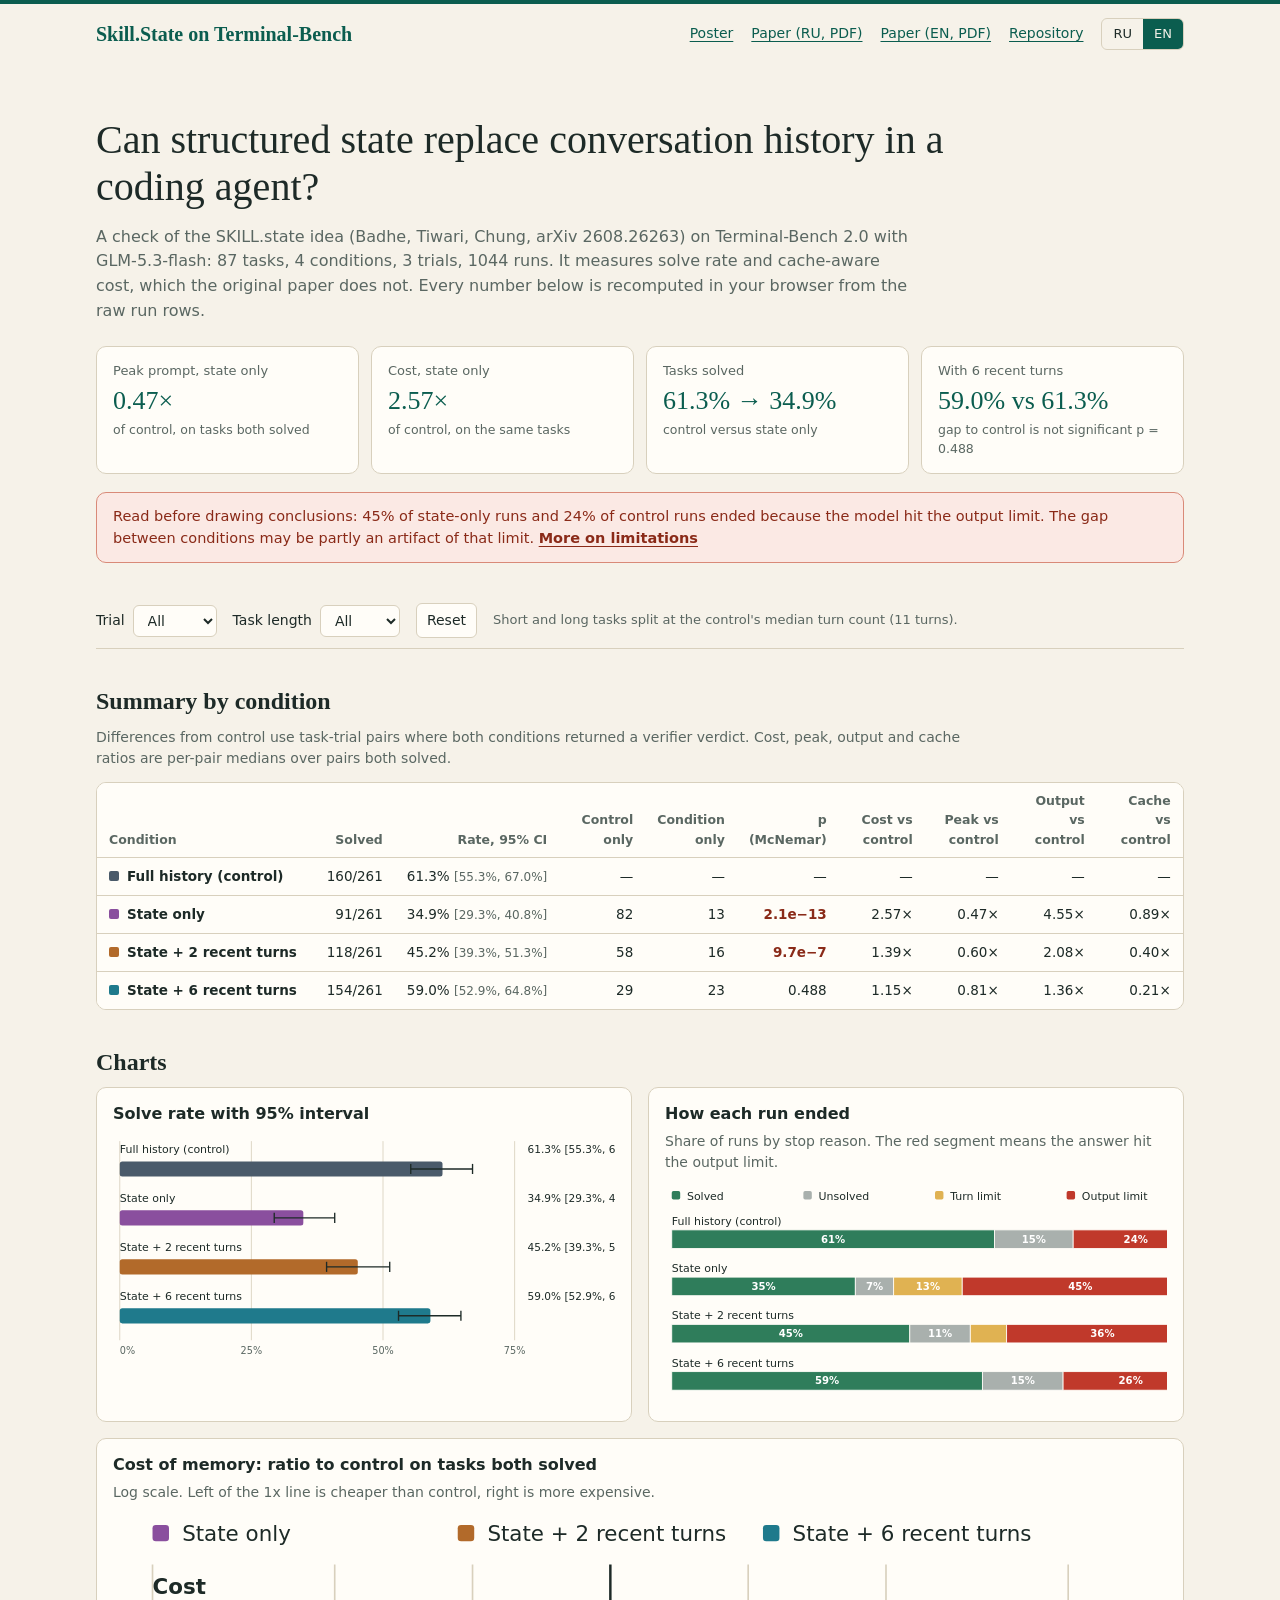
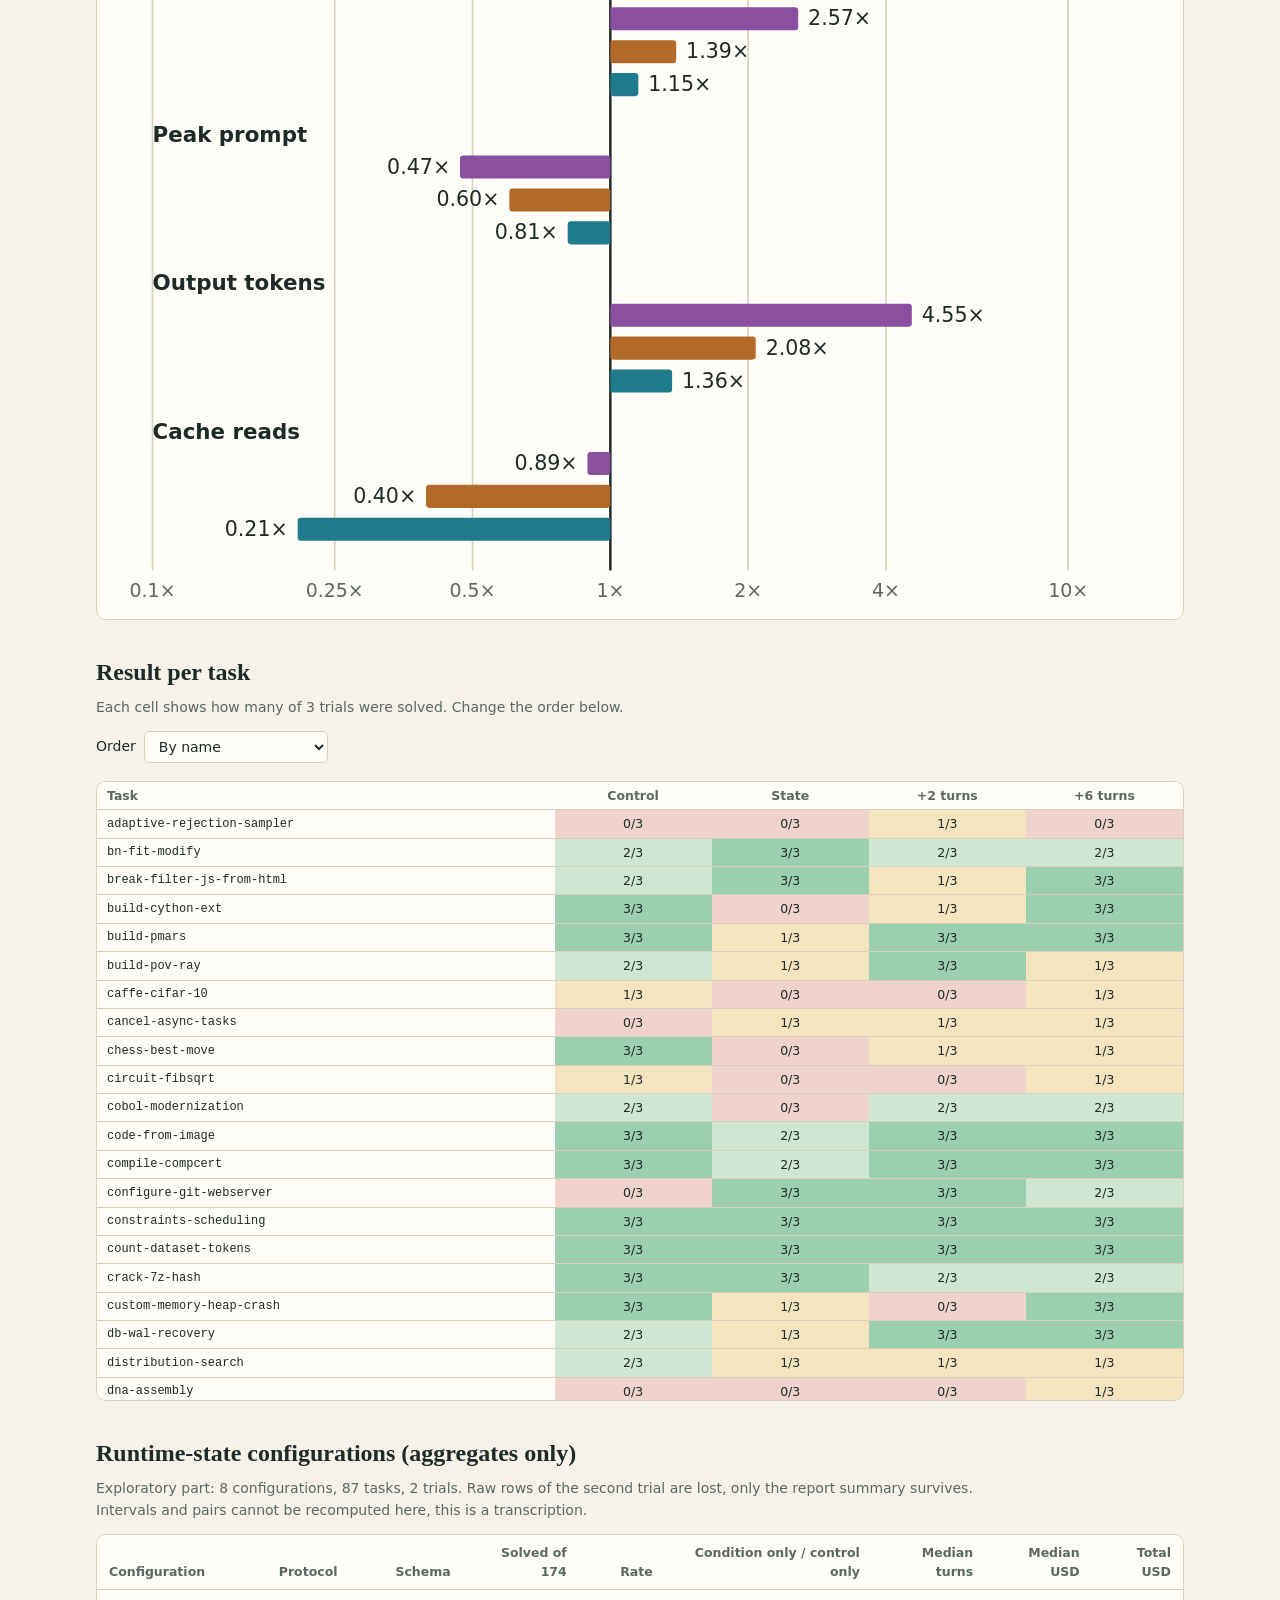
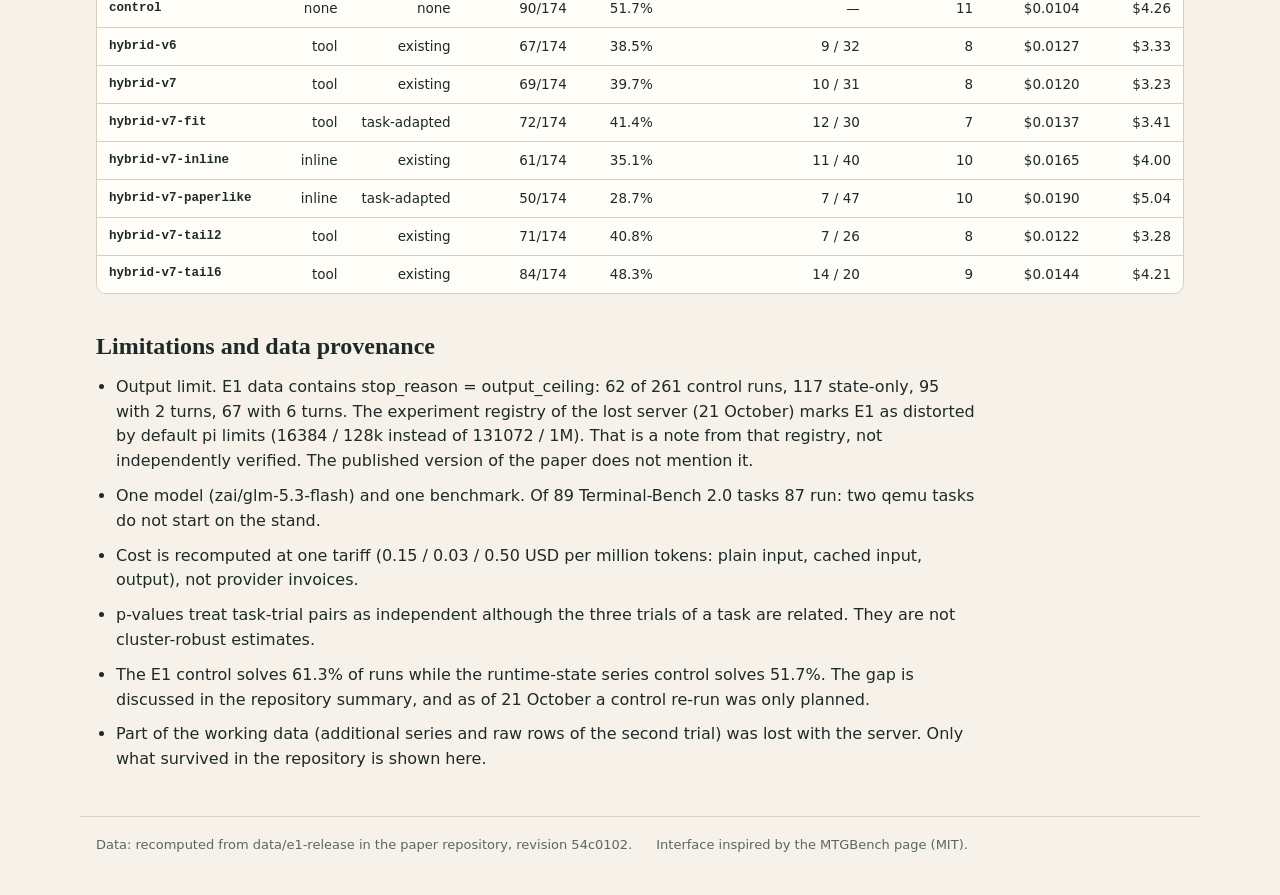
<file: site/index.html>
<!doctype html>
<html lang="ru">
<head>
<meta charset="utf-8">
<meta name="viewport" content="width=device-width, initial-scale=1">
<meta name="description" content="Skill.State on Terminal-Bench 2.0: interactive results of 1044 runs, solve rate and cache-aware cost.">
<title>Skill.State на Terminal-Bench</title>
<link rel="stylesheet" href="style.css">
<script type="module" src="app.js"></script>
</head>
<body>
<a class="skip" href="#main" data-i18n="skip"></a>
<header class="top">
  <span class="brand" data-i18n="brand"></span>
  <nav aria-label="Links">
    <a href="poster.html" data-i18n="posterNav"></a>
    <a href="https://github.com/DadaDevelopment/skill.state-paper/blob/main/paper-ru/main.pdf" data-i18n="paperRu"></a>
    <a href="https://github.com/DadaDevelopment/skill.state-paper/blob/main/paper/main.pdf" data-i18n="paperEn"></a>
    <a id="repo-link" href="https://github.com/DadaDevelopment/skill.state-paper" data-i18n="repo"></a>
    <span class="lang" role="group" aria-label="Language">
      <button type="button" data-lang="ru" aria-pressed="true">RU</button>
      <button type="button" data-lang="en" aria-pressed="false">EN</button>
    </span>
  </nav>
</header>
<main id="main">
  <section class="hero">
    <h1 data-i18n="title"></h1>
    <p class="subtitle" data-i18n="subtitle"></p>
    <dl class="keys">
      <div><dt data-i18n="keyPeak"></dt><dd id="key-peak"></dd><dd class="note" data-i18n="keyPeakNote"></dd></div>
      <div><dt data-i18n="keyCost"></dt><dd id="key-cost"></dd><dd class="note" data-i18n="keyCostNote"></dd></div>
      <div><dt data-i18n="keySolve"></dt><dd id="key-solve"></dd><dd class="note" data-i18n="keySolveNote"></dd></div>
      <div><dt data-i18n="keyRecover"></dt><dd id="key-recover"></dd><dd class="note"><span data-i18n="keyRecoverNote"></span> <span id="key-recover-p"></span></dd></div>
    </dl>
    <p class="caveat" role="note"><span id="caveat-text"></span> <a href="#limits-section" data-i18n="caveatLink"></a></p>
  </section>
  <p id="fatal" class="fatal" role="alert" hidden></p>

  <div class="toolbar" role="group" aria-label="Filters">
    <label><span data-i18n="toolbarTrial"></span><select id="trial"></select></label>
    <label><span data-i18n="toolbarHorizon"></span><select id="horizon"></select></label>
    <button type="button" id="reset" data-i18n="reset"></button>
    <span id="horizon-note" class="note"></span>
  </div>

  <section aria-labelledby="h-table">
    <h2 id="h-table" data-i18n="secTable"></h2>
    <p class="hint" data-i18n="secTableHint"></p>
    <div class="scroll" tabindex="0"><div id="table"></div></div>
  </section>

  <section aria-labelledby="h-charts">
    <h2 id="h-charts" data-i18n="secCharts"></h2>
    <div class="charts">
      <figure><figcaption data-i18n="chartRate"></figcaption><div id="chart-rate"></div></figure>
      <figure><figcaption data-i18n="chartStop"></figcaption><p class="hint" data-i18n="chartStopHint"></p><div id="chart-stop"></div></figure>
      <figure class="wide"><figcaption data-i18n="chartRatio"></figcaption><p class="hint" data-i18n="chartRatioHint"></p><div id="chart-ratio"></div></figure>
    </div>
  </section>

  <section aria-labelledby="h-heat">
    <h2 id="h-heat" data-i18n="secHeat"></h2>
    <p class="hint" data-i18n="secHeatHint"></p>
    <div class="toolbar plain"><label><span data-i18n="sortLabel"></span><select id="sort"></select></label></div>
    <div class="scroll heat-wrap" tabindex="0"><div id="heatmap"></div></div>
  </section>

  <section aria-labelledby="h-vaxis">
    <h2 id="h-vaxis" data-i18n="secVaxis"></h2>
    <p class="hint" data-i18n="secVaxisHint"></p>
    <div class="scroll" tabindex="0"><div id="vaxis"></div></div>
  </section>

  <section id="limits-section" aria-labelledby="h-limits">
    <h2 id="h-limits" data-i18n="secLimits"></h2>
    <ul id="limits" class="limits"></ul>
  </section>
</main>
<footer>
  <span id="footer-data"></span>
  <span data-i18n="footerCredit"></span>
</footer>
<noscript>This page needs JavaScript. The data and the paper are in the repository.</noscript>
</body>
</html>
</file>
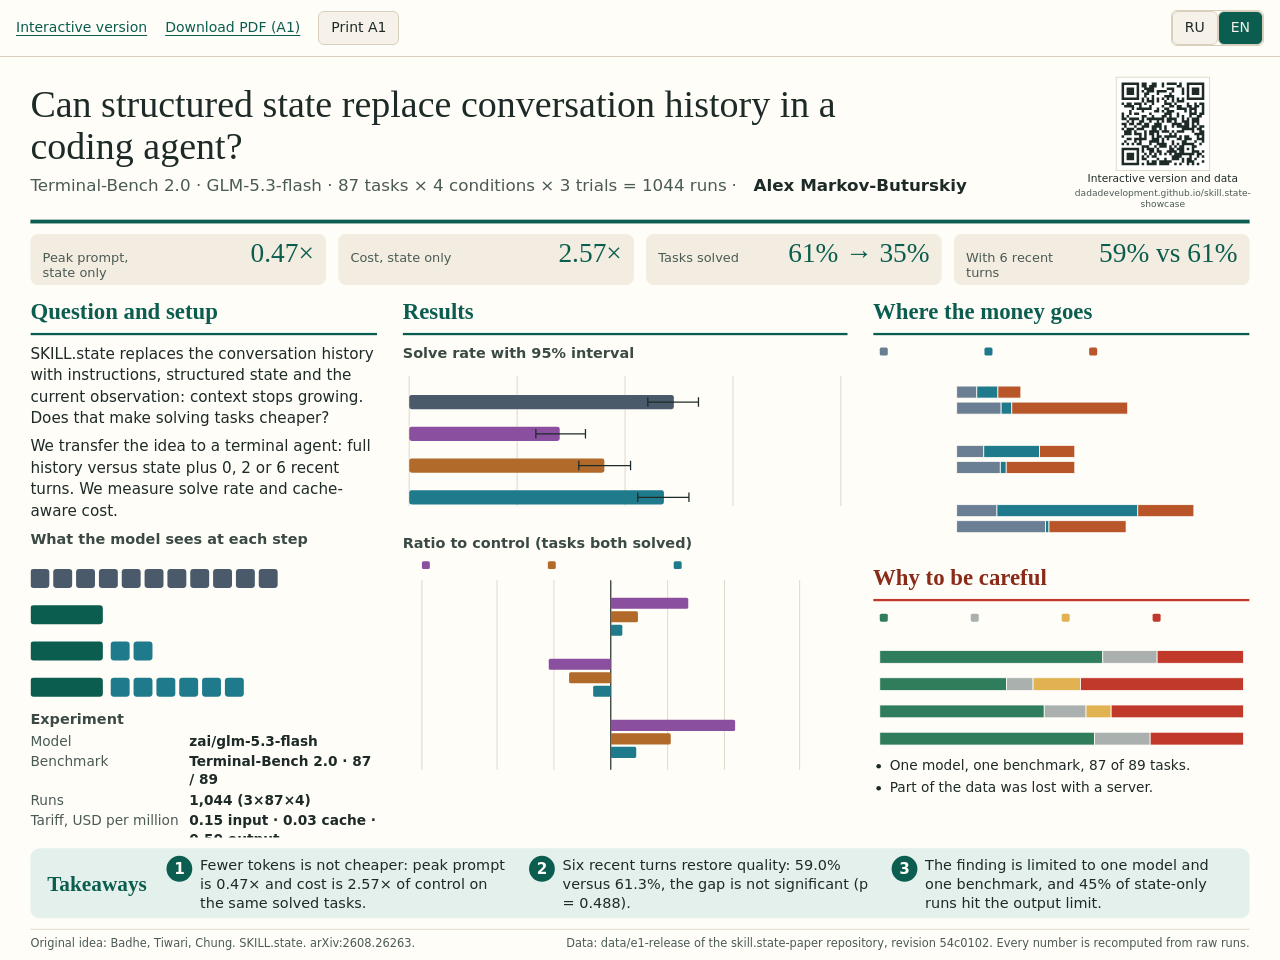
<file: site/poster.html>
<!doctype html>
<html lang="ru" data-theme="light">
<head>
<meta charset="utf-8">
<meta name="viewport" content="width=device-width, initial-scale=1">
<meta name="description" content="Poster: does structured state replace conversation history in a coding agent? Terminal-Bench 2.0, 1044 runs.">
<title>Skill.State: постер</title>
<link rel="stylesheet" href="style.css">
<link rel="stylesheet" href="poster.css">
<script type="module" src="poster.js"></script>
</head>
<body class="poster-page">
<div class="screen-bar">
  <a href="./" id="back-link" data-i18n="interactiveNav"></a>
  <a href="skill-state-poster-ru.pdf" id="pdf-link" data-i18n="pPdf"></a>
  <button type="button" id="print" data-i18n="pPrint"></button>
  <span class="lang" role="group" aria-label="Language">
    <button type="button" data-lang="ru" aria-pressed="true">RU</button>
    <button type="button" data-lang="en" aria-pressed="false">EN</button>
  </span>
</div>
<div class="stage" id="stage">
  <main class="sheet" id="sheet">
    <header class="p-head">
      <div class="p-title">
        <h1 data-i18n="title"></h1>
        <p class="p-sub" data-i18n="posterSub"></p>
        <p class="p-author"><span data-i18n="posterAuthor"></span></p>
      </div>
      <a class="p-qr" href="https://dadadevelopment.github.io/skill.state-showcase/">
        <img src="assets/qr.svg" alt="QR code" width="124" height="124">
        <span data-i18n="posterScan"></span>
        <span class="url">dadadevelopment.github.io/skill.state-showcase</span>
      </a>
    </header>

    <dl class="p-keys">
      <div><dt data-i18n="keyPeak"></dt><dd id="p-key-peak"></dd></div>
      <div><dt data-i18n="keyCost"></dt><dd id="p-key-cost"></dd></div>
      <div><dt data-i18n="keySolve"></dt><dd id="p-key-solve"></dd></div>
      <div><dt data-i18n="keyRecover"></dt><dd id="p-key-recover"></dd></div>
    </dl>

    <div class="p-body">
      <section class="col col-a">
        <h2 data-i18n="pQuestion"></h2>
        <p data-i18n="pQuestionP1"></p>
        <p data-i18n="pQuestionP2"></p>
        <h3 data-i18n="pDiagram"></h3>
        <div id="diagram"></div>
        <h3 data-i18n="pFacts"></h3>
        <dl class="facts" id="facts"></dl>
      </section>

      <section class="col col-b">
        <h2 data-i18n="pResults"></h2>
        <h3 data-i18n="chartRate"></h3>
        <div id="p-chart-rate"></div>
        <h3 data-i18n="pRatioCap"></h3>
        <div id="p-chart-ratio"></div>
      </section>

      <section class="col col-c">
        <h2 data-i18n="pMechanism"></h2>
        <div id="p-chart-parts"></div>
        <h2 class="warn-h" data-i18n="pLimits"></h2>
        <div id="p-chart-stop"></div>
        <ul class="p-limits" id="p-limits"></ul>
      </section>
    </div>

    <section class="p-take">
      <h2 data-i18n="pTakeaways"></h2>
      <ol id="takeaways"></ol>
    </section>

    <footer class="p-foot">
      <span data-i18n="pRef"></span>
      <span id="p-foot-data"></span>
    </footer>
  </main>
</div>
</body>
</html>
</file>
<file: site/style.css>
:root {
  --bg: #f6f2e9;
  --surface: #fffdf8;
  --ink: #1d2a27;
  --muted: #5a6762;
  --line: #d8d0bd;
  --accent: #0b5d4f;
  --accent-ink: #f6f2e9;
  --warn-bg: #fbe9e4;
  --warn-line: #d98a78;
  --warn-ink: #8a2a18;
  --c0: #4a5a6a;
  --c1: #8a4f9e;
  --c2: #b26a2a;
  --c3: #1f7a8c;
  --stop0: #2f7d5b;
  --stop1: #a9b0ad;
  --stop3: #e0b252;
  --stop2: #c0392b;
  --lv-none: #ece7da;
  --lv0: #f0d3cd;
  --lv1: #f4e4bf;
  --lv2: #cfe6d2;
  --lv3: #9ccfaf;
  --sig: #8a2a18;
  --p-input: #6b7f94;
  --p-cache: #1f7a8c;
  --p-output: #b8562a;
  color-scheme: light;
}

:root[data-theme="dark"] {
  --bg: #14201d;
  --surface: #1b2b27;
  --ink: #e8e3d6;
  --muted: #a3b0aa;
  --line: #34463f;
  --accent: #5bb8a4;
  --accent-ink: #10201c;
  --warn-bg: #3a211c;
  --warn-line: #8a4a3c;
  --warn-ink: #f0b3a4;
  --c0: #8fa3b5;
  --c1: #c08ad1;
  --c2: #e09a5a;
  --c3: #5fc0d2;
  --stop0: #4fae85;
  --stop1: #6b7773;
  --stop3: #c9a04a;
  --stop2: #e0624f;
  --lv-none: #25362f;
  --lv0: #5a2f28;
  --lv1: #5a4a26;
  --lv2: #2f5a3f;
  --lv3: #3f7f58;
  --sig: #f0b3a4;
  color-scheme: dark;
}

@media (prefers-color-scheme: dark) {
  :root:not([data-theme="light"]) {
    --bg: #14201d;
    --surface: #1b2b27;
    --ink: #e8e3d6;
    --muted: #a3b0aa;
    --line: #34463f;
    --accent: #5bb8a4;
    --accent-ink: #10201c;
    --warn-bg: #3a211c;
    --warn-line: #8a4a3c;
    --warn-ink: #f0b3a4;
    --c0: #8fa3b5;
    --c1: #c08ad1;
    --c2: #e09a5a;
    --c3: #5fc0d2;
    --stop0: #4fae85;
    --stop1: #6b7773;
    --stop3: #c9a04a;
    --stop2: #e0624f;
    --lv-none: #25362f;
    --lv0: #5a2f28;
    --lv1: #5a4a26;
    --lv2: #2f5a3f;
    --lv3: #3f7f58;
    --sig: #f0b3a4;
    color-scheme: dark;
  }
}

* { box-sizing: border-box; }
[hidden] { display: none !important; }

html { scroll-behavior: smooth; scroll-padding-top: 16px; }

body {
  margin: 0;
  background: var(--bg);
  color: var(--ink);
  font: 16px/1.55 system-ui, -apple-system, "Segoe UI", Roboto, "Noto Sans", sans-serif;
  border-top: 4px solid var(--accent);
}

a { color: var(--accent); text-underline-offset: 3px; }
a:hover { text-decoration-thickness: 2px; }
:focus-visible { outline: 2px solid var(--accent); outline-offset: 2px; }

.skip { position: absolute; left: 12px; top: -60px; background: var(--surface); padding: 10px 14px; border: 1px solid var(--line); z-index: 10; }
.skip:focus { top: 12px; }

.top, main, footer { max-width: 1120px; margin: 0 auto; padding-left: 16px; padding-right: 16px; }

.top { display: flex; flex-wrap: wrap; align-items: center; justify-content: space-between; gap: 8px 20px; padding-top: 14px; padding-bottom: 14px; }
.brand { font-family: Georgia, "Times New Roman", serif; font-size: 20px; color: var(--accent); font-weight: 600; }
.top nav { display: flex; flex-wrap: wrap; align-items: center; gap: 6px 18px; font-size: 14px; }

.lang { display: inline-flex; border: 1px solid var(--line); border-radius: 6px; overflow: hidden; }
.lang button { border: 0; border-radius: 0; background: transparent; padding: 5px 11px; font: inherit; font-size: 13px; color: var(--ink); cursor: pointer; }
.lang button[aria-pressed="true"] { background: var(--accent); color: var(--accent-ink); }

.hero { padding: 18px 0 8px; }
h1 { font-family: Georgia, "Times New Roman", serif; font-weight: 500; font-size: clamp(26px, 4.2vw, 40px); line-height: 1.18; margin: 0 0 14px; max-width: 880px; }
.subtitle { color: var(--muted); max-width: 820px; margin: 0 0 22px; }

.keys { display: grid; grid-template-columns: repeat(4, 1fr); gap: 12px; margin: 0 0 18px; }
.keys > div { background: var(--surface); border: 1px solid var(--line); border-radius: 10px; padding: 14px 16px; }
.keys dt { font-size: 13px; color: var(--muted); margin: 0 0 4px; }
.keys dd { margin: 0; }
.keys dd:nth-of-type(1) { font-family: Georgia, "Times New Roman", serif; font-size: 26px; line-height: 1.2; color: var(--accent); font-variant-numeric: tabular-nums; }
.keys .note { font-size: 12.5px; color: var(--muted); margin-top: 4px; }

.caveat { background: var(--warn-bg); border: 1px solid var(--warn-line); color: var(--warn-ink); border-radius: 10px; padding: 12px 16px; margin: 0 0 22px; font-size: 14.5px; }
.caveat a { color: inherit; font-weight: 600; }
.fatal { background: var(--warn-bg); border: 1px solid var(--warn-line); color: var(--warn-ink); padding: 12px 16px; border-radius: 8px; font-family: ui-monospace, monospace; }

.toolbar { position: sticky; top: 0; z-index: 5; display: flex; flex-wrap: wrap; align-items: center; gap: 10px 16px; background: var(--bg); padding: 10px 0; border-bottom: 1px solid var(--line); margin-bottom: 8px; }
.toolbar.plain { position: static; border: 0; padding: 0 0 10px; }
.toolbar label { display: inline-flex; align-items: center; gap: 8px; font-size: 14px; }
select, .toolbar button { font: inherit; font-size: 14px; color: var(--ink); background: var(--surface); border: 1px solid var(--line); border-radius: 6px; padding: 6px 10px; }
.toolbar button { cursor: pointer; }
.toolbar button:hover, select:hover { border-color: var(--accent); }
.toolbar .note { color: var(--muted); font-size: 13px; }

section { margin: 34px 0 0; }
h2 { font-family: Georgia, "Times New Roman", serif; font-weight: 600; font-size: 24px; margin: 0 0 6px; }
.hint { color: var(--muted); font-size: 14px; margin: 0 0 12px; max-width: 880px; }

.scroll { overflow-x: auto; border: 1px solid var(--line); border-radius: 10px; background: var(--surface); }
.heat-wrap { max-height: 620px; overflow: auto; }

table { border-collapse: separate; border-spacing: 0; width: 100%; font-size: 13.5px; font-variant-numeric: tabular-nums; }
th, td { padding: 8px 12px; text-align: right; border-bottom: 1px solid var(--line); white-space: nowrap; }
thead th { position: sticky; top: 0; background: var(--surface); color: var(--muted); font-weight: 600; font-size: 12.5px; text-align: right; vertical-align: bottom; white-space: normal; min-width: 86px; z-index: 2; }
th.sticky { position: sticky; left: 0; text-align: left; background: var(--surface); z-index: 3; font-weight: 600; white-space: nowrap; }
thead th.sticky { z-index: 4; }
tbody tr:last-child th, tbody tr:last-child td { border-bottom: 0; }
td .muted, .muted { color: var(--muted); font-size: 12px; }
td.sig { color: var(--sig); font-weight: 600; }
td.warn { color: var(--warn-ink); font-weight: 600; }
.mono { font-family: ui-monospace, "SF Mono", Menlo, monospace; font-size: 12.5px; }

.swatch { display: inline-block; width: 10px; height: 10px; border-radius: 2px; margin-right: 8px; vertical-align: baseline; }
span.swatch.c0, svg .c0 { --c: var(--c0); }
span.swatch.c1, svg .c1 { --c: var(--c1); }
span.swatch.c2, svg .c2 { --c: var(--c2); }
span.swatch.c3, svg .c3 { --c: var(--c3); }
span.swatch { background: var(--c); }
svg .bar, svg rect.swatch.c0, svg rect.swatch.c1, svg rect.swatch.c2, svg rect.swatch.c3 { fill: var(--c); }
svg .part-input { fill: var(--p-input); }
svg .part-cache { fill: var(--p-cache); }
svg .part-output { fill: var(--p-output); }
svg .stop0 { fill: var(--stop0); }
svg .stop1 { fill: var(--stop1); }
svg .stop2 { fill: var(--stop2); }
svg .stop3 { fill: var(--stop3); }

.charts { display: grid; grid-template-columns: 1fr 1fr; gap: 16px; }
figure { margin: 0; background: var(--surface); border: 1px solid var(--line); border-radius: 10px; padding: 14px 16px 12px; min-width: 0; }
figure.wide { grid-column: 1 / -1; }
figcaption { font-weight: 600; margin-bottom: 4px; }
figure > div { overflow-x: auto; }
.chart { display: block; width: 100%; height: auto; min-width: 540px; font-family: inherit; }
.chart text { fill: var(--ink); font-size: 13px; }
.chart .tick { fill: var(--muted); font-size: 11.5px; }
.chart .legend, .chart .row-label { font-size: 13px; }
.chart .group-label { font-weight: 600; font-size: 13px; }
.chart .value { font-size: 12.5px; font-variant-numeric: tabular-nums; }
.chart .grid { stroke: var(--line); stroke-width: 1; }
.chart .grid.ref { stroke: var(--ink); stroke-width: 1.5; }
.chart .whisker { stroke: var(--ink); stroke-width: 1.6; }
.chart .seg { stroke: var(--surface); stroke-width: 1; }
.chart .seg-text { fill: #fff; font-size: 12px; font-weight: 600; }

.heat th, .heat td { padding: 4px 10px; font-size: 12.5px; }
.heat thead th { text-align: center; }
.heat thead th.sticky { text-align: left; }
.heat td { text-align: center; min-width: 72px; color: #1d2a27; }
:root[data-theme="dark"] .heat td { color: #e8e3d6; }
@media (prefers-color-scheme: dark) { :root:not([data-theme="light"]) .heat td { color: #e8e3d6; } }
.heat .task { font-weight: 500; font-family: ui-monospace, "SF Mono", Menlo, monospace; font-size: 12px; }
.heat td.lvnone { background: var(--lv-none); color: var(--muted); }
.heat td.lv0 { background: var(--lv0); }
.heat td.lv1 { background: var(--lv1); }
.heat td.lv2 { background: var(--lv2); }
.heat td.lv3 { background: var(--lv3); }

.limits { padding-left: 20px; margin: 10px 0 0; max-width: 880px; }
.limits li { margin-bottom: 10px; }

footer { margin-top: 44px; padding-top: 18px; padding-bottom: 40px; border-top: 1px solid var(--line); color: var(--muted); font-size: 13px; display: flex; flex-wrap: wrap; gap: 6px 24px; }

@media (max-width: 1000px) {
  .charts { grid-template-columns: 1fr; }
}

@media (max-width: 820px) {
  .keys { grid-template-columns: repeat(2, 1fr); }
}

@media (max-width: 480px) {
  .keys { grid-template-columns: 1fr; }
  h2 { font-size: 21px; }
  .toolbar { gap: 8px 12px; }
}

@media print {
  .toolbar, .skip, .lang { display: none; }
  body { background: #fff; }
}
</file>
<file: site/poster.css>
:root {
  --sheet-w: 1684px;
  --sheet-h: 1189px;
}

.poster-page { background: #cfc9b8; margin: 0; border-top: 0; min-height: 100vh; }

.screen-bar { display: flex; flex-wrap: wrap; align-items: center; gap: 12px 18px; padding: 10px 16px; background: var(--surface); border-bottom: 1px solid var(--line); font-size: 14px; }
.screen-bar button { font: inherit; font-size: 14px; color: var(--ink); background: var(--bg); border: 1px solid var(--line); border-radius: 6px; padding: 5px 12px; cursor: pointer; }
.screen-bar .lang { margin-left: auto; }

.stage { position: relative; overflow: hidden; width: 100%; }
.sheet, .sheet .p-foot { max-width: none; }
.sheet section { margin: 0; }
.sheet .p-foot { margin: 0; padding: 8px 0 0; font-size: 15px; display: flex; }
.sheet {
  position: relative;
  width: var(--sheet-w);
  height: var(--sheet-h);
  margin: 0;
  padding: 26px 40px 12px;
  background: #fffdf8;
  color: #1d2a27;
  transform-origin: 0 0;
  display: grid;
  grid-template-rows: auto auto 1fr auto auto;
  gap: 14px;
  font-size: 20px;
  line-height: 1.42;
  box-shadow: 0 8px 40px rgba(20, 30, 28, 0.28);
}

.sheet h1 { font-family: Georgia, "Times New Roman", serif; font-weight: 500; font-size: 50px; line-height: 1.1; margin: 0 0 8px; max-width: 1180px; }
.sheet h2 { font-family: Georgia, "Times New Roman", serif; font-weight: 600; font-size: 30px; margin: 0 0 10px; padding-bottom: 6px; border-bottom: 3px solid #0b5d4f; color: #0b5d4f; }
.sheet h2.warn-h { color: #8a2a18; border-bottom-color: #c0392b; margin-top: 14px; }
.sheet h3 { font-size: 19px; font-weight: 600; margin: 10px 0 4px; color: #3b4a45; }
.sheet p { margin: 0 0 8px; }
.sheet .small { font-size: 18px; color: #4a5a55; }

.p-head { display: grid; grid-template-columns: 1fr auto; gap: 30px; align-items: center; padding-bottom: 12px; border-bottom: 5px solid #0b5d4f; }
.p-sub, .p-author { display: inline-block; font-size: 22px; margin: 0 22px 0 0; }
.p-sub { color: #4a5a55; }
.p-author { font-weight: 600; }
.p-author::before { content: "·"; margin-right: 22px; font-weight: 400; color: #4a5a55; }
.p-qr { display: grid; justify-items: center; gap: 2px; text-decoration: none; color: inherit; font-size: 14px; line-height: 1.25; text-align: center; max-width: 230px; }
.p-qr img { display: block; border: 1px solid #d8d0bd; }
.p-qr .url { font-size: 12px; color: #4a5a55; }

.p-body { display: grid; grid-template-columns: 0.92fr 1.18fr 1fr; gap: 34px; min-height: 0; overflow: hidden; }
.col { min-width: 0; }

.p-keys { display: grid; grid-template-columns: repeat(4, 1fr); gap: 16px; margin: 0; }
.p-keys > div { background: #f2ede0; border-radius: 10px; padding: 6px 16px; display: flex; align-items: baseline; justify-content: space-between; gap: 12px; }
.p-keys dt { font-size: 17px; color: #4a5a55; max-width: 160px; line-height: 1.2; }
.p-keys dd { margin: 0; font-family: Georgia, "Times New Roman", serif; font-size: 36px; white-space: nowrap; line-height: 1.1; color: #0b5d4f; font-variant-numeric: tabular-nums; }

.facts { display: grid; grid-template-columns: auto 1fr; gap: 4px 14px; margin: 0; font-size: 18px; line-height: 1.3; }
.facts dt { color: #4a5a55; }
.facts dd { margin: 0; font-weight: 600; }

.sheet .chart { min-width: 0; width: 100%; height: auto; }
.sheet .chart text { fill: #1d2a27; font-size: 14.5px; }
.sheet .chart .tick { fill: #4a5a55; font-size: 12.5px; }
.sheet .chart .group-label { font-size: 15px; }
.sheet .chart .row-label.small { font-size: 13.5px; }
.sheet .chart .value { font-size: 14px; }
.sheet .chart .grid { stroke: #d8d0bd; }
.sheet .chart .grid.ref { stroke: #1d2a27; }
.sheet .chart .whisker { stroke: #1d2a27; }
.sheet .chart .seg { stroke: #fffdf8; }

.sheet svg .c0 { --c: #4a5a6a; }
.sheet svg .c1 { --c: #8a4f9e; }
.sheet svg .c2 { --c: #b26a2a; }
.sheet svg .c3 { --c: #1f7a8c; }
.sheet svg .stop0 { fill: #2f7d5b; }
.sheet svg .stop1 { fill: #a9b0ad; }
.sheet svg .stop2 { fill: #c0392b; }
.sheet svg .stop3 { fill: #e0b252; }

.p-limits { margin: 8px 0 0; padding-left: 22px; font-size: 18px; }
.p-limits li { margin-bottom: 3px; }

.p-take { background: #e4f0ec; border-radius: 12px; padding: 10px 22px 8px; display: grid; grid-template-columns: auto 1fr; gap: 26px; align-items: center; }
.p-take h2 { border: 0; padding: 0; margin: 0; font-size: 28px; }
.p-take ol { display: grid; grid-template-columns: repeat(3, 1fr); gap: 28px; margin: 0; padding: 0; list-style: none; counter-reset: take; }
.p-take li { counter-increment: take; position: relative; padding-left: 44px; font-size: 19px; line-height: 1.3; }
.p-take li::before { content: counter(take); position: absolute; left: 0; top: 0; width: 34px; height: 34px; border-radius: 50%; background: #0b5d4f; color: #fffdf8; display: grid; place-items: center; font-weight: 700; font-size: 20px; }

.sheet .p-foot { justify-content: space-between; gap: 24px; color: #4a5a55; border-top: 1px solid #d8d0bd; }

.tile { fill: #4a5a6a; }
.tile.recent { fill: #1f7a8c; }
.state-block { fill: #0b5d4f; }
.sheet .diagram-label { font-size: 16px; fill: #1d2a27; font-weight: 600; }
.sheet .diagram-text { font-size: 13px; fill: #fffdf8; font-weight: 600; }
.sheet .diagram-note { font-size: 14px; fill: #4a5a55; }

@media screen and (max-width: 700px) {
  .screen-bar { gap: 8px 12px; }
}

@page { size: 841mm 594mm; margin: 0; }

@media print {
  .poster-page { background: #fff; }
  .screen-bar { display: none !important; }
  .stage { width: 841mm !important; height: 594mm !important; overflow: hidden; }
  .sheet { transform: scale(1.8876) !important; box-shadow: none; }
}
</file>
